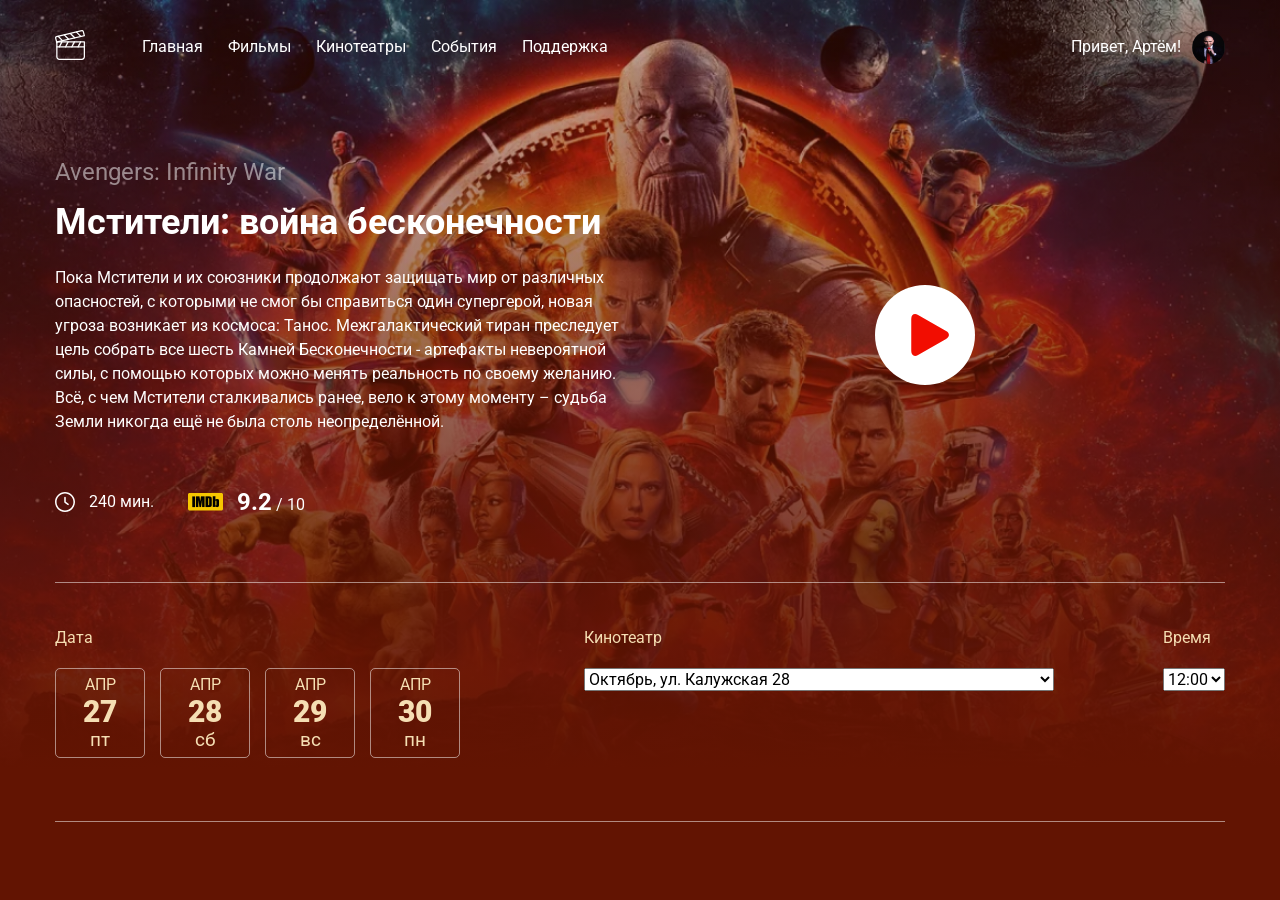
<file: project-cinema/index.html>
<!DOCTYPE html>
<html lang="en">
<head>
    <meta charset="UTF-8">
    <meta name="viewport" content="width=device-width, initial-scale=1.0">
    <title>Online Cinema</title>
    <link rel="preconnect" href="https://fonts.googleapis.com">
    <link rel="preconnect" href="https://fonts.gstatic.com" crossorigin>
    <link href="https://fonts.googleapis.com/css2?family=Roboto:wght@400;@700&display=swap" rel="stylesheet">
    <link rel="stylesheet" href="css/normalize.css">
    <link rel="stylesheet" href="css/style.css">
</head>
<body>
    <header class="header">
        <div class="navbar container">
            <a href="/">
                <img src="img/logo.svg" alt="Logo">
            </a>
            <nav class="nav">
                <ul class="menu">
                    <li class="menu-item">
                        <a href="#" class="menu-link">Главная</a>
                    </li>
                    <li class="menu-item">
                        <a href="#" class="menu-link">Фильмы</a>
                    </li>
                    <li class="menu-item">
                        <a href="#" class="menu-link">Кинотеатры</a>
                    </li>
                    <li class="menu-item">
                        <a href="#" class="menu-link">События</a>
                    </li>
                    <li class="menu-item">
                        <a href="#" class="menu-link">Поддержка</a>
                    </li>
                </ul>
            </nav>
            <div class="user">
                <span class="">Привет, Артём!</span>
                <img class="avatar" src="img/avatar.jpg" alt="Артём">
            </div>
        </div>
        <!-- /.navbar -->
        <div class="film container">
            <div class="film-info">
                <small class="film-title-small">Avengers: Infinity War</small>
                <h1 class="film-title">Мстители: война бесконечности</h1>
                <p class="film-description">
                    Пока Мстители и их союзники продолжают защищать мир от различных опасностей, с которыми не смог бы справиться один супергерой, новая угроза возникает из космоса: Танос. Межгалактический тиран преследует цель собрать все шесть Камней Бесконечности - артефакты невероятной силы, с помощью которых можно менять реальность по своему желанию. Всё, с чем Мстители сталкивались ранее, вело к этому моменту – судьба Земли никогда ещё не была столь неопределённой.


                </p>
                <div class="film-detailes">
                    <div class="time">
                        <img src="img/clock 1.svg" alt="clock" class="time-icon">
                        <span class="time-counter">240 мин.</span>
                    </div>
                    <div class="rating">
                        <img src="img/imdb.png" alt="imdb logo" class="rating-icon">
                        <span class="rating-counter">
                            <strong class="rating-current">9.2</strong> / 10
                        </span>
                    </div>
                </div>
            </div>
            <!-- /.film-info -->
            <a href="#" class="film-trailer">
                <svg width="100" height="100" viewBox="0 0 100 100" fill="none" xmlns="http://www.w3.org/2000/svg">
                    <circle cx="50" cy="50" r="50" fill="white"/>
                    <g clip-path="url(#clip0_1_158)">
                    <path d="M43.0758 30.0033C39.3071 27.8416 36.2518 29.6125 36.2518 33.9556V66.0059C36.2518 70.3533 39.3071 72.1219 43.0758 69.9623L71.0893 53.8967C74.8592 51.7342 74.8592 48.2306 71.0893 46.0686L43.0758 30.0033Z" fill="#F20D01"/>
                    </g>
                    <defs>
                    <clipPath id="clip0_1_158">
                    <rect width="41.8013" height="41.8013" fill="white" transform="translate(34.1837 29.0816)"/>
                    </clipPath>
                    </defs>
                    </svg>
                    
            </a>
            <!-- /.film-trailer -->
        </div>
        <!-- /.film -->
        <div class="session container">
            <div class="session-date">
                <span class="sessin-label">Дата</span>
                <div class="session-date-block">
                    <div class="session-date-item">
                        <span class="session-month">АПР</span>
                        <span class="session-day">27</span>
                        <span class="session-week">пт</span>
                    </div>
                    <div class="session-date-item">
                        <span class="session-month">АПР</span>
                        <span class="session-day">28</span>
                        <span class="session-week">сб</span>
                    </div>
                    <div class="session-date-item">
                        <span class="session-month">АПР</span>
                        <span class="session-day">29</span>
                        <span class="session-week">вс</span>
                    </div>
                    <div class="session-date-item">
                        <span class="session-month">АПР</span>
                        <span class="session-day">30</span>
                        <span class="session-week">пн</span>
                    </div>
                </div>
            </div>
            <!-- /.date -->
            <div class="session-cinema">
                <span class="sessin-label">Кинотеатр</span>
                <select class="select-cinema" name="cinema">
                    <option value="Октябрь, ул. Калужская 28">Октябрь, ул. Калужская 28</option>
                    <option value="IMAX, ул. Ленина 12">IMAX, ул. Ленина 12</option>
                    <option value="CinemaMall, ул. Хороводная 5">CinemaMall, ул. Хороводная 5</option>
                </select>
            </div>
            <!-- /.cinema -->
            <div class="session-time">
                <span class="sessin-label">Время</span>
                <select class="select-time" name="cinema">
                    <option value="12:00">12:00</option>
                    <option value="16:30">16:30</option>
                    <option value="17:25">17:25</option>
                </select>
            </div>
            <!-- /.session-time -->
        </div>
        <!-- /.session -->
    </header>
    
</body>
</html>
</file>
<file: project-cinema/css/style.css>
*{
    box-sizing: border-box;
}
body{
    background-color: #621402;
    font-family: "Roboto", sans-serif;
    color:wheat;
}
.header {
    background: linear-gradient(180deg, rgba(98,20,2,0.31)0%, #621402 85.62%), url(../img/bg.jpg) no-repeat center top / cover;
    min-height: 100vh; 
}
.container{
    max-width: 1170px;
    margin: auto;
}
.navbar{
    display: flex;
    align-items: center;
    padding-top: 30px;
    padding-bottom: 30px;
}
.menu{
    list-style-type: none;
    display: flex;
    margin: 0;
    margin-left: 17px;
}
.menu-item{
    margin-right: 25px;
}
.menu-link{
    color: white;
    text-decoration: none;
}
.user{
    margin-left: auto;
    color:white;
    display: flex;
    align-items: center;
}
.avatar{
    width: 33px;
    height: 33px;
    border-radius: 50%;
    margin-left: 11px;
}
.film{
    display: flex;
    align-items: center;
    margin-top: 60px;
    color: #fff;
}
.film-title-small{
    opacity: 0.5;
    font-size: 24px;
    line-height: 150%;
}
.film-title{
    font-size: 36px;
    line-height: 42px;
    margin-top: 11px;
    margin-bottom: 23px;
    font-weight: 700
}
.film-description{
    font-size: 16px;
    line-height: 150%;
    max-width: 570px;
}
.film-trailer{
    margin: auto;
}
.film-detailes{
    display: flex;
    align-items: center;
    margin-top: 50px;
}
.time{
    display: flex;
    align-items: center;
}
.time-icon{
    margin-right: 14px;
}
.rating-current{
    font-size: 24px;
    line-height: 150%;
}
.rating{
    display: flex;
    align-items: center;
    margin-left: 34px;
}
.rating-icon{
    margin-right: 14px;
}
.session{
    margin-top: 62px;
    padding-top: 46px;
    padding-bottom: 63px;
    border-top: 1px solid rgba(255, 255, 255, 0.5);
    border-bottom: 1px solid rgba(255, 255, 255, 0.5);
    display: flex;
    justify-content: space-between;
    align-items: flex-start;
}
.sessin-label{
    display: block;
    margin-bottom: 20px;
}
.session-date-block{
    display: flex;
}
.session-date-item{
    cursor: pointer;
    display: flex;
    flex-direction: column;
    border: 1px solid rgba(255, 255, 255, 0.5);
    border-radius: 5px;
    width: 90px;
    height: 90px;
    text-align: center;
    align-items: center;
    justify-content: center;
    margin-right: 15px;
    transition: background-color 0.2s;
}
.session-month{
    font-size: 16px;
    line-height: 19px;
}
.session-day{
    font-weight: 900;
    font-size: 30px;
    line-height: 35px;
}
.session-week{
    font-size: 19px;
    line-height: 22px;
}
.session-date-item:hover{
    background-color: #fe8e05;
    color: #621402;
}
.select{
    background: rgba(255, 255, 255, 0.15);
    border: 1px solid rgba(255, 255, 255, 0.5);
    border-radius: 5px;
    color: white;
    padding: 18px;
    cursor: pointer;
    margin-top: 15px;
}
.select-cinema{
    min-width: 470px;
}
</file>
